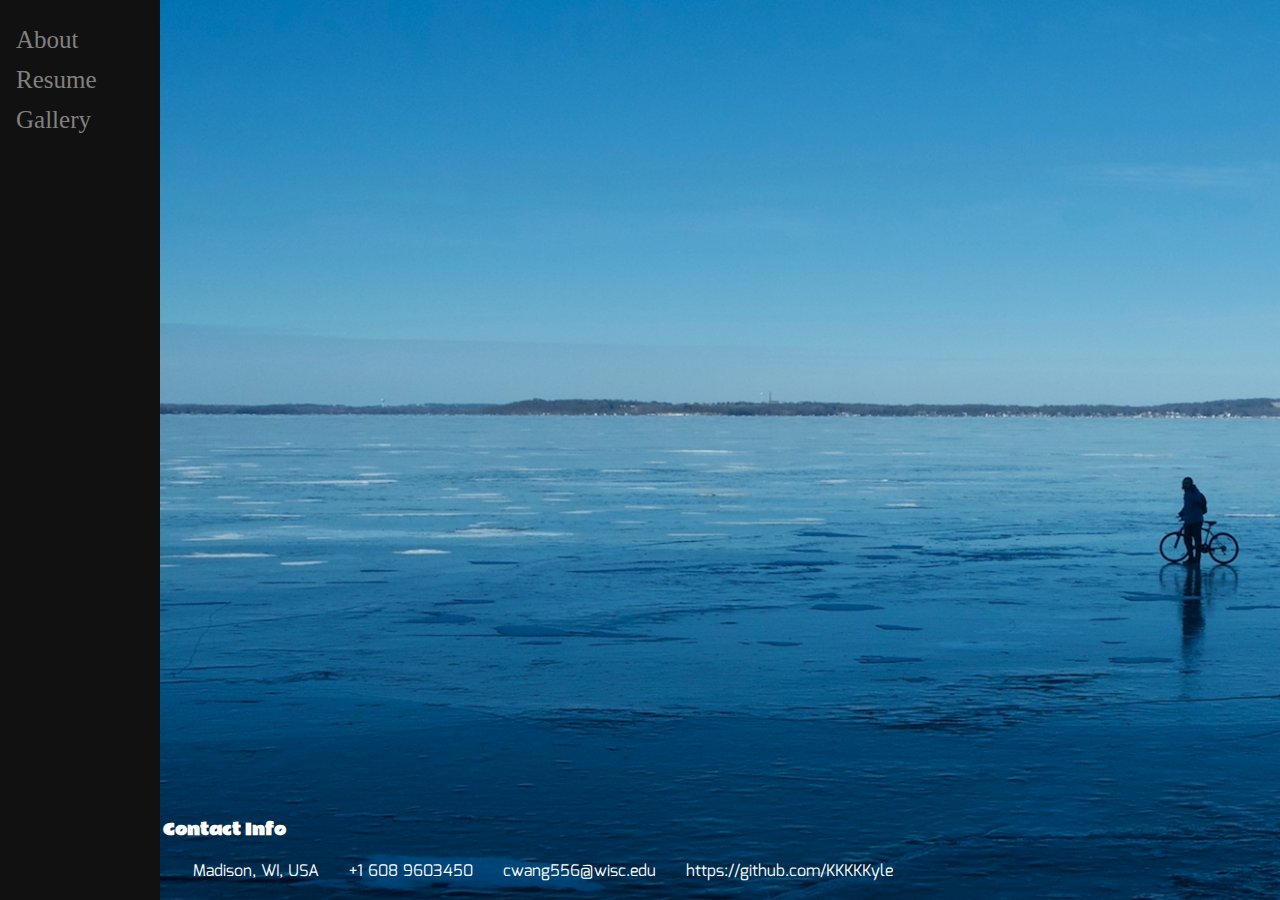
<file: index.html>
<!doctype html>
<html>

<head>
	<link href="https://fonts.googleapis.com/css?family=Indie+Flower|Mina|Rammetto+One" rel="stylesheet">
	<meta charset="UTF-8">
	<link rel="stylesheet" href="css/homepage.css">
	<title>Homepage</title>
</head>

<body>
	<!-- Navigation -->
	<!-- <nav>  
    <a class="active" href="index.html">Home</a>
    <a href="about.html">About Me</a>
    <a href="my_project.html">My Products</a>
  </nav> -->

	<div class="sidenav">
		<a href="about.html">About</a>
		<a href="resume.html">Resume</a>
		<a href="my_project.html">Gallery</a>
	</div>

	<!-- Content -->
	<div class="main">
		<footer>
			<h4>Contact Info</h4>
			<!-- Footer -->
			<div class="contact_info">
				<ul>
					<li>
						<p>Madison, WI, USA</p>
					</li>
					<li>
						<p>+1 608 9603450</p>
					</li>
					<li>
						<p><a target="_blank" href="cwang556@wisc.edu">cwang556@wisc.edu</a></p>
					</li>
					<li>
						<p><a target="_blank" href="https://github.com/KKKKKyle">https://github.com/KKKKKyle</a></p>
					</li>
			</div>
		</footer>
	</div>
</body>

</html>
</file>
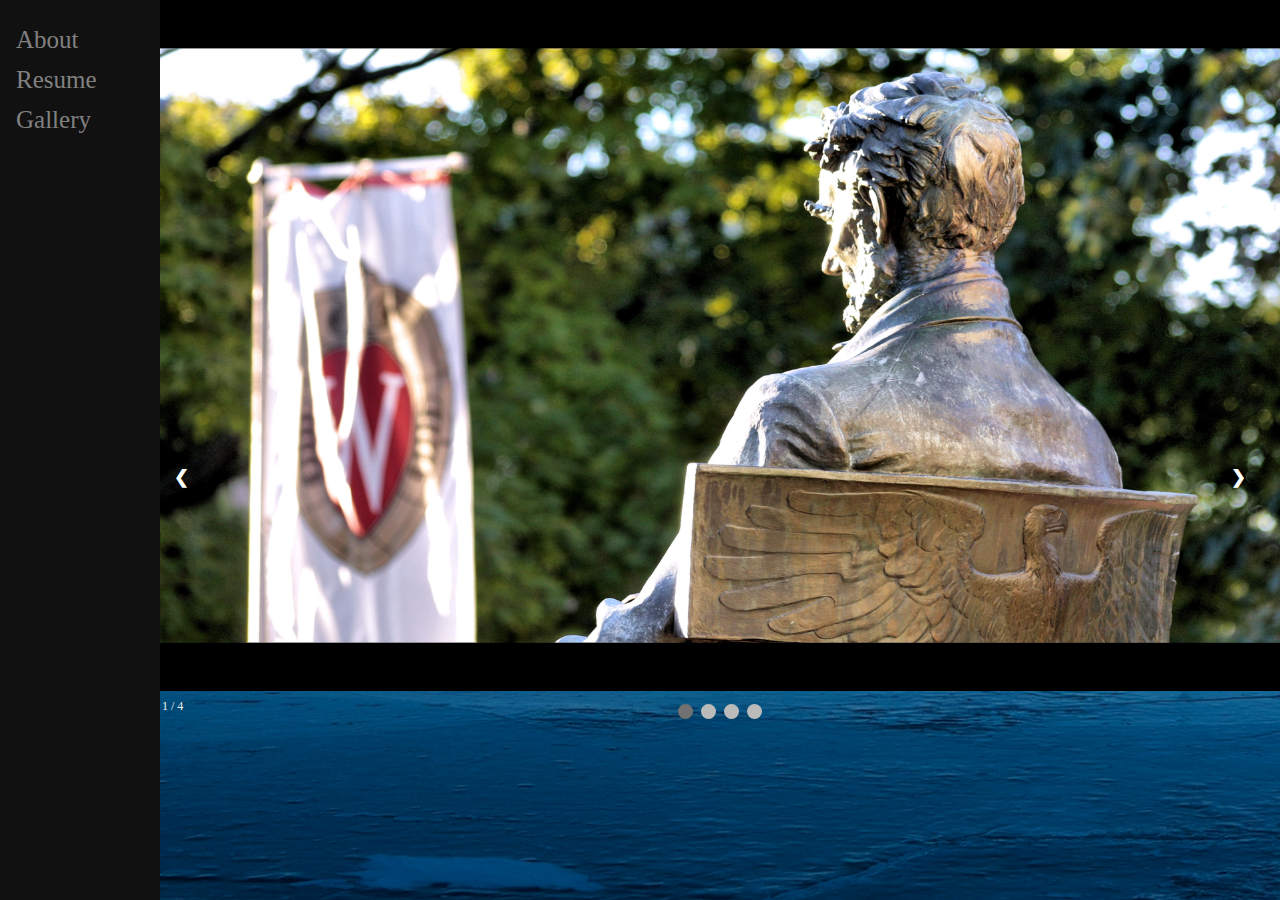
<file: about.html>
<!doctype html>
<html>

<head>
    <meta charset="UTF-8">
    <link rel="stylesheet" href="css/slideshow.css">
    <link rel="stylesheet" href="css/homepage.css">
    <link href="https://fonts.googleapis.com/css?family=Ubuntu" rel="stylesheet">
    <link href="https://fonts.googleapis.com/css?family=Oxygen" rel="stylesheet">
    <title>About</title>
</head>

<body>
    <div class="sidenav">
        <a href="about.html">About</a>
        <a href="resume.html">Resume</a>
        <a href="my_project.html">Gallery</a>
    </div>

    <!-- Content -->
    <div class="main">
        <!-- Slideshow container -->
        <div class="slideshow-container">
            <!-- Full-width images with number and caption text -->
            <div class="mySlides fade">

                <div class="container">
                    <img src="src/uwmadison.png" class="slides">
                    <div class="overlay">
                    </div>
                    <div class="text">A Senior studying in </br><i>University of Wisconsin-Madison</i>.</div>
                    <div class="numbertext">1 / 4</div>
                </div>

            </div>
            <div class="mySlides fade">

                <div class="container">
                    <img src="src/coding.png" class="slides">
                    <div class="overlay">
                    </div>
                    <div class="text">A Programmer with a mixed background of Stat, Math, and Comm Arts</div>
                    <div class="numbertext">2 / 4</div>
                </div>
            </div>

            <div class="mySlides fade">

                <div class="container">
                    <img src="src/research.jpg" class="slides">
                    <div class="overlay">
                    </div>
                    <div class="text">A beginner for research in Human-Computer Interaction </div>
                    <div class="numbertext">3 / 4</div>
                </div>

            </div>
            <div class="mySlides fade">

                <div class="container">
                    <img src="src/vbox.png" class="slides">
                    <div class="overlay">
                    </div>
                    <div class="text">A team member of <strong>VBox</strong>,</br> a game platform.</div>
                    <div class="numbertext">4 / 4</div>
                </div>
            </div>
            <!-- Next and previous buttons -->
            <a class="prev" onclick="plusSlides(-1)">&#10094;</a>
            <a class="next" onclick="plusSlides(1)">&#10095;</a>
        </div>
        <!-- The dots/circles -->
        <div class="dots">
            <span class="dot" onclick="currentSlide(1)"></span>
            <span class="dot" onclick="currentSlide(2)"></span>
            <span class="dot" onclick="currentSlide(3)"></span>
            <span class="dot" onclick="currentSlide(4)"></span>
        </div>
    </div>
    <script src="js/slideshow.js"></script>
</body>

</html>
</file>
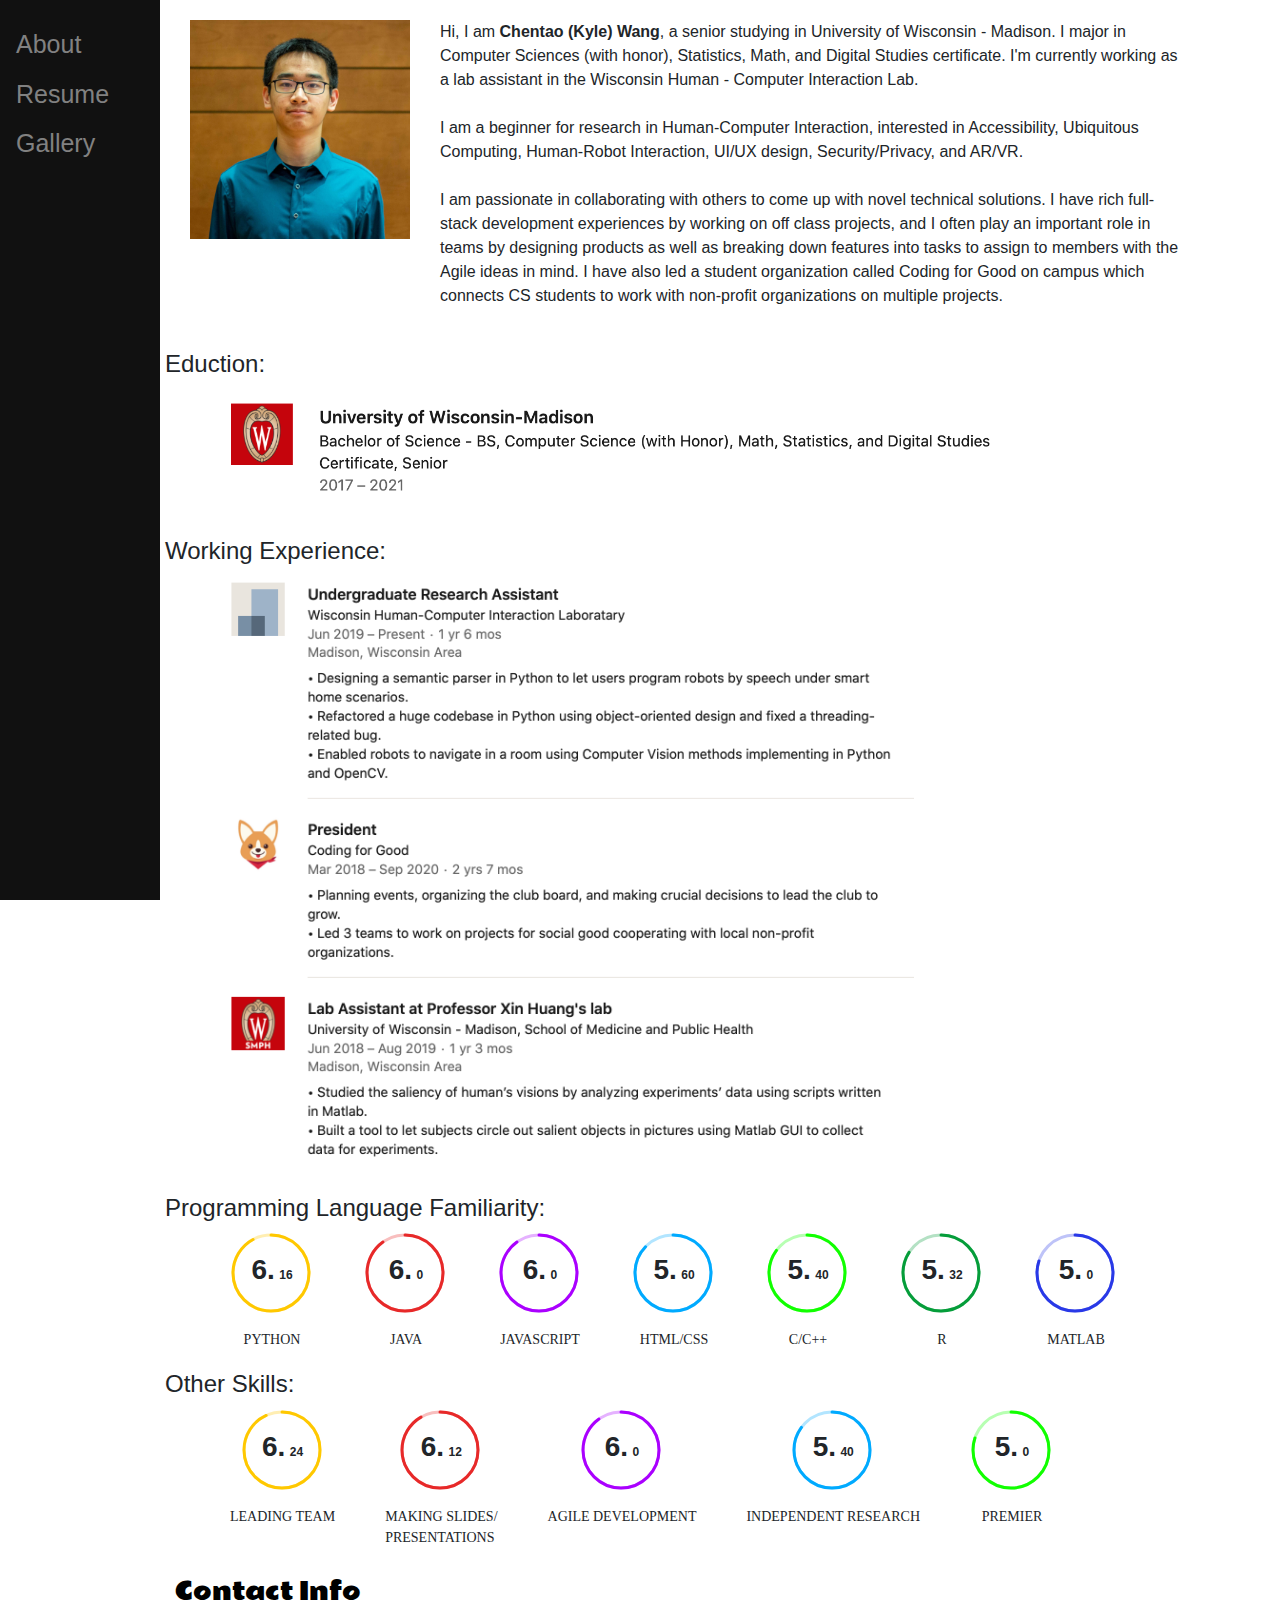
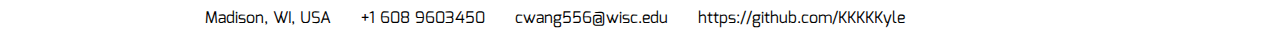
<file: resume.html>
<!doctype html>
<html>

<head>
    <link href="https://fonts.googleapis.com/css?family=Indie+Flower|Mina|Rammetto+One" rel="stylesheet">
    <meta charset="UTF-8">
    <link rel="stylesheet" href="css/resume.css">
    <link rel="stylesheet" href="https://stackpath.bootstrapcdn.com/bootstrap/4.3.1/css/bootstrap.min.css"
        integrity="sha384-ggOyR0iXCbMQv3Xipma34MD+dH/1fQ784/j6cY/iJTQUOhcWr7x9JvoRxT2MZw1T" crossorigin="anonymous">

    <script src="https://code.jquery.com/jquery-3.3.1.slim.min.js"
        integrity="sha384-q8i/X+965DzO0rT7abK41JStQIAqVgRVzpbzo5smXKp4YfRvH+8abtTE1Pi6jizo"
        crossorigin="anonymous"></script>
    <script src="https://cdnjs.cloudflare.com/ajax/libs/popper.js/1.14.7/umd/popper.min.js"
        integrity="sha384-UO2eT0CpHqdSJQ6hJty5KVphtPhzWj9WO1clHTMGa3JDZwrnQq4sF86dIHNDz0W1"
        crossorigin="anonymous"></script>
    <script src="https://stackpath.bootstrapcdn.com/bootstrap/4.3.1/js/bootstrap.min.js"
        integrity="sha384-JjSmVgyd0p3pXB1rRibZUAYoIIy6OrQ6VrjIEaFf/nJGzIxFDsf4x0xIM+B07jRM"
        crossorigin="anonymous"></script>
    <title>Resume</title>
</head>

<body>
    <!-- Navigation -->
    <!-- <nav>  
    <a class="active" href="index.html">Home</a>
    <a href="about.html">About Me</a>
    <a href="my_project.html">My Products</a>
  </nav> -->

    <div class="sidenav">
        <a href="about.html">About</a>
        <a href="resume.html">Resume</a>
        <a href="my_project.html">Gallery</a>
    </div>

    <!-- Content -->
    <div class="main">
            <div class="row">
                <div class="col profile">
                    <img src="src/profile.png" class="img-fluid">
                </div>
                <div class="col-8" style="margin-right: 100px">
                    Hi, I am <b>Chentao (Kyle) Wang</b>, a senior studying in University of Wisconsin - Madison. I major in Computer Sciences (with honor), Statistics, Math, and Digital Studies certificate. I'm currently working as a lab assistant in the Wisconsin Human - Computer Interaction Lab. <br/><br/>
                    I am a beginner for research in Human-Computer Interaction, interested in Accessibility, Ubiquitous Computing, Human-Robot Interaction, UI/UX design, Security/Privacy, and AR/VR. <br/> <br/>
                    I am passionate in collaborating with others to come up with novel technical solutions. I have rich full-stack development experiences by working on off class projects, and I often play an important role in teams by designing products as well as breaking down features into tasks to assign to members with the Agile ideas in mind.  I have also led a student organization called Coding for Good on campus which connects CS students to work with non-profit organizations on multiple projects. 

                </div>
            </div>

            <div class="container" style="margin-top: -70px; margin-bottom:30px;">
                <h4> Eduction: </h4>
                <div class="col edu">
                    <img src="src/edu.png" alt="education" class="img-fluid">
                </div>
            </div>
            <div class="container">
                <h4> Working Experience: </h4>
                <div class="col exp">
                <img src="src/work_exp.png" alt="working experience" class="img-fluid">
            </div>
            </div>
            <div class="container">
                <h4>Programming Language Familiarity:</h4>
                <ul class="display-container">
                    <li class="note-display" data-note="9.20">
                      <div class="circle">
                        <svg width="84" height="84" class="circle__svg">
                          <circle cx="41" cy="41" r="38" class="circle__progress circle__progress--path"></circle>
                          <circle cx="41" cy="41" r="38" class="circle__progress circle__progress--fill"></circle>
                        </svg>
                
                        <div class="percent">
                          <span class="percent__int">0.</span>
                          <span class="percent__dec">00</span>
                        </div>
                      </div>
                
                      <span class="label">Python</span>
                    </li>
                
                    <li class="note-display" data-note="9.00">
                      <div class="circle">
                        <svg width="84" height="84" class="circle__svg">
                          <circle cx="41" cy="41" r="38" class="circle__progress circle__progress--path"></circle>
                          <circle cx="41" cy="41" r="38" class="circle__progress circle__progress--fill"></circle>
                        </svg>
                
                        <div class="percent">
                          <span class="percent__int">0.</span>
                          <span class="percent__dec">00</span>
                        </div>
                      </div>
                
                      <span class="label">Java</span>
                    </li>
                
                    <li class="note-display" data-note="9.00">
                      <div class="circle">
                        <svg width="84" height="84" class="circle__svg">
                          <circle cx="41" cy="41" r="38" class="circle__progress circle__progress--path"></circle>
                          <circle cx="41" cy="41" r="38" class="circle__progress circle__progress--fill"></circle>
                        </svg>
                
                        <div class="percent">
                          <span class="percent__int">0.</span>
                          <span class="percent__dec">00</span>
                        </div>
                      </div>
                
                      <span class="label">JavaScript</span>
                    </li>

                    <li class="note-display" data-note="8.70">
                        <div class="circle">
                          <svg width="84" height="84" class="circle__svg">
                            <circle cx="41" cy="41" r="38" class="circle__progress circle__progress--path"></circle>
                            <circle cx="41" cy="41" r="38" class="circle__progress circle__progress--fill"></circle>
                          </svg>
                  
                          <div class="percent">
                            <span class="percent__int">0.</span>
                            <span class="percent__dec">00</span>
                          </div>
                        </div>
                  
                        <span class="label">HTML/CSS</span>
                      </li>
                
                    <li class="note-display" data-note="8.50">
                      <div class="circle">
                        <svg width="84" height="84" class="circle__svg">
                          <circle cx="41" cy="41" r="38" class="circle__progress circle__progress--path"></circle>
                          <circle cx="41" cy="41" r="38" class="circle__progress circle__progress--fill"></circle>
                        </svg>
                
                        <div class="percent">
                          <span class="percent__int">0.</span>
                          <span class="percent__dec">00</span>
                        </div>
                      </div>
                
                      <span class="label">C/C++</span>
                    </li>

                    <li class="note-display" data-note="8.40">
                        <div class="circle">
                          <svg width="84" height="84" class="circle__svg">
                            <circle cx="41" cy="41" r="38" class="circle__progress circle__progress--path"></circle>
                            <circle cx="41" cy="41" r="38" class="circle__progress circle__progress--fill"></circle>
                          </svg>
                  
                          <div class="percent">
                            <span class="percent__int">0.</span>
                            <span class="percent__dec">00</span>
                          </div>
                        </div>
                  
                        <span class="label">R</span>
                      </li>

                      <li class="note-display" data-note="8.00">
                        <div class="circle">
                          <svg width="84" height="84" class="circle__svg">
                            <circle cx="41" cy="41" r="38" class="circle__progress circle__progress--path"></circle>
                            <circle cx="41" cy="41" r="38" class="circle__progress circle__progress--fill"></circle>
                          </svg>
                  
                          <div class="percent">
                            <span class="percent__int">0.</span>
                            <span class="percent__dec">00</span>
                          </div>
                        </div>
                  
                        <span class="label">Matlab</span>
                      </li>
                  </ul>
            </div>
            

            <div class="container">
                <h4>Other Skills:</h4>
                <ul class="display-container">
                    <li class="note-display" data-note="9.30">
                      <div class="circle">
                        <svg width="84" height="84" class="circle__svg">
                          <circle cx="41" cy="41" r="38" class="circle__progress circle__progress--path"></circle>
                          <circle cx="41" cy="41" r="38" class="circle__progress circle__progress--fill"></circle>
                        </svg>
                
                        <div class="percent">
                          <span class="percent__int">0.</span>
                          <span class="percent__dec">00</span>
                        </div>
                      </div>
                
                      <span class="label">Leading Team</span>
                    </li>

                    <li class="note-display" data-note="9.15">
                        <div class="circle">
                          <svg width="84" height="84" class="circle__svg">
                            <circle cx="41" cy="41" r="38" class="circle__progress circle__progress--path"></circle>
                            <circle cx="41" cy="41" r="38" class="circle__progress circle__progress--fill"></circle>
                          </svg>
                  
                          <div class="percent">
                            <span class="percent__int">0.</span>
                            <span class="percent__dec">00</span>
                          </div>
                        </div>
                  
                        <span class="label">Making Slides/<br/>Presentations</span>
                      </li>

                    <li class="note-display" data-note="9.00">
                        <div class="circle">
                          <svg width="84" height="84" class="circle__svg">
                            <circle cx="41" cy="41" r="38" class="circle__progress circle__progress--path"></circle>
                            <circle cx="41" cy="41" r="38" class="circle__progress circle__progress--fill"></circle>
                          </svg>
                  
                          <div class="percent">
                            <span class="percent__int">0.</span>
                            <span class="percent__dec">00</span>
                          </div>
                        </div>
                  
                        <span class="label">Agile Development</span>
                      </li>
  
                
                    <li class="note-display" data-note="8.50">
                      <div class="circle">
                        <svg width="84" height="84" class="circle__svg">
                          <circle cx="41" cy="41" r="38" class="circle__progress circle__progress--path"></circle>
                          <circle cx="41" cy="41" r="38" class="circle__progress circle__progress--fill"></circle>
                        </svg>
                
                        <div class="percent">
                          <span class="percent__int">0.</span>
                          <span class="percent__dec">00</span>
                        </div>
                      </div>
                
                      <span class="label">Independent Research</span>
                    </li>
                
                   
                    <li class="note-display" data-note="8.00">
                        <div class="circle">
                          <svg width="84" height="84" class="circle__svg">
                            <circle cx="41" cy="41" r="38" class="circle__progress circle__progress--path"></circle>
                            <circle cx="41" cy="41" r="38" class="circle__progress circle__progress--fill"></circle>
                          </svg>
                  
                          <div class="percent">
                            <span class="percent__int">0.</span>
                            <span class="percent__dec">00</span>
                          </div>
                        </div>
                  
                        <span class="label">Premier</span>
                      </li>

                  </ul>
            </div>

        <div class="footer">
            <h4>Contact Info</h4>
            <!-- Footer -->
            <div class="contact_info">
                <ul>
                    <li>
                        <p>Madison, WI, USA</p>
                    </li>
                    <li>
                        <p>+1 608 9603450</p>
                    </li>
                    <li>
                        <p><a target="_blank" href="cwang556@wisc.edu">cwang556@wisc.edu</a></p>
                    </li>
                    <li>
                        <p><a target="_blank" href="https://github.com/KKKKKyle">https://github.com/KKKKKyle</a></p>
                    </li>
            </div>
        </div>
    </div>
    <script src="./js/fullfillscript.js"></script>
</body>

</html>
</file>
<file: css/homepage.css>
body{
    background-image: url("../src/homepage.png");
    background-repeat: no-repeat;
    background-attachment: fixed;
    background-size: cover;
}

nav {

    overflow: hidden;
	
    max-width: 100%;
}

/* Style the links inside the navigation bar */
nav a {
    float: left;
    color: #3e4859;
    text-align: center;
    padding: 14px 16px;
    text-decoration: none;
    font-size: 17px;
    font-family: Sans-serif;
}

/* Change the color of links on hover */
nav a:hover {
    color: #5077af;
    font-weight: bold;
    background-color: #afceff;
}

/* Add a color to the active/current link */
nav a.active {
    font-weight: bold;
    background-color: #7dacf2;
}

.contact_info{
	font-family: 'Mina', sans-serif;
	color: white;
}

/* .contact-info div{
	display: inline-block;
} */

.contact_info ul {
	padding: 0 0 0 0;
	margin: 0 0 0 15px;
}
.contact_info li {
	display: inline;
    float: left;
    list-style-type: none;
    margin: 0 10px 0 10px;
}
.contact_info ul li p {
    padding: 0 5px;
}

.contact_info a{
	text-decoration: none;
	color: #ffffff;
}

.contact_info a:hover{
	text-decoration: none;
	color: #b3d9ff;
}

footer{
	position: absolute;
  bottom: 0;
  margin-left:5px;
}
footer>h4{
	font-family: 'Rammetto One', cursive;
	color: white;
	padding: 0 0 0 0;
	margin: 0 0 0 0;
}
h1{
	font-family: 'Rammetto One', cursive;
	color: white;
	padding: 0;
	margin: 0;
	font-size: 115px;
}
.title{
  position: absolute;
  z-index: 15;
  top: 20%;
  left: 5%;
}
.im{
	text-decoration: underline;
	font-size: 250px;
/* 	background-image: -webkit-linear-gradient(#FFF700, #FF9999);
	background-image: linear-gradient(#FFF700, #FF9999); */

	background-image: -webkit-linear-gradient(left,#D81159, #E53A40 10%, #FFBC42 20%, #75D701 30%, #30A9DE 40%,#D81159 50%, #E53A40 60%, #FFBC42 70%, #75D701 80%, #30A9DE 90%,#D81159);
	background-image: linear-gradient(left,#D81159, #E53A40 10%, #FFBC42 20%, #75D701 30%, #30A9DE 40%,#D81159 50%, #E53A40 60%, #FFBC42 70%, #75D701 80%, #30A9DE 90%,#D81159);
	color: transparent;
	-webkit-background-clip: text;
  	background-clip: text;
  	background-size: 200% 100%;
  	animation: flowlight 5s linear infinite;
}

@keyframes flowlight {
  0% {
    background-position: 0 0;
  }
  100% {
    background-position: -100% 0;
  }
}

/* The sidebar menu */
.sidenav {
  height: 100%; /* Full-height: remove this if you want "auto" height */
  width: 160px; /* Set the width of the sidebar */
  position: fixed; /* Fixed Sidebar (stay in place on scroll) */
  z-index: 1; /* Stay on top */
  top: 0; /* Stay at the top */
  left: 0;
  background-color: #111; /* Black */
  overflow-x: hidden; /* Disable horizontal scroll */
  padding-top: 20px;
}

/* The navigation menu links */
.sidenav a {
  padding: 6px 8px 6px 16px;
  text-decoration: none;
  font-size: 25px;
  color: #818181;
  display: block;
}

/* When you mouse over the navigation links, change their color */
.sidenav a:hover {
  color: #f1f1f1;
}

/* Style page content */
.main {
  margin-left: 150px; /* Same as the width of the sidebar */
  margin-right:-10px;
  padding: 0px;
  width:100% - 150px;
}

/* On smaller screens, where height is less than 450px, change the style of the sidebar (less padding and a smaller font size) */
@media screen and (max-height: 450px) {
  .sidenav {padding-top: 15px;}
  .sidenav a {font-size: 18px;}
}
</file>
<file: css/slideshow.css>
* {box-sizing:border-box}

/* Add a black background color to the top navigation */
nav {
    overflow: hidden;
    height: 7%;
    max-width: 100%;
}

/* Style the links inside the navigation bar */

/* style of each slide */
.slides{
  display: block;
  width: 100%;
  height: 100%;
}


/* Slideshow container */
.slideshow-container {
  width: 100%;
  height: 100%;
  left: 0;
  /*display: inline-block;*/
}

/* Hide the images by default */
.mySlides {
    display: none;
}

/* Next & previous buttons */
.prev, .next {
  cursor: pointer;
  position: absolute;
  top: 50%;
  width: auto;
  padding: 16px;
  color: white;
  font-weight: bold;
  font-size: 18px;
  transition: 0.6s ease;
  border-radius: 0 0 0 0;
}

/* Position the "next button" to the right */
.next {
  right: 18px;
  border-radius: 3px 0 0 3px;
}

/* On hover, add a black background color with a little bit see-through */
.prev:hover, .next:hover {
  background-color: rgba(0,0,0,0.8);
}

/* Number text (1/3 etc) */
.numbertext {
  color: #f2f2f2;
  font-size: 12px;
  padding: 8px 4px;
  top: 0;
}

/* The dots/bullets/indicators */
.dot {
  cursor: pointer;
  height: 15px;
  width: 15px;
  margin: 0 2px;
  background-color: #bbb;
  border-radius: 50%;
  display: inline-block;
  transition: background-color 0.6s ease;
}

.dots{
  text-align:center;
  margin-top:-18px;
  width: 100%;
}

.active, .dot:hover {
  background-color: #717171;
}

/* Fading animation */
.fade {
  -webkit-animation-name: fade;
  -webkit-animation-duration: 1.0s;
  animation-name: fade;
  animation-duration: 1.0s;
}

@-webkit-keyframes fade {
  from {opacity: .4} 
  to {opacity: 1}
}

@keyframes fade {
  from {opacity: .4} 
  to {opacity: 1}
}

.container {
  width: 100%;
  height: 100%;
  margin-top:-10px;
}

.overlay {
  top: 0;
  bottom: 0;
  left: 0;
  right: 0;
  position: absolute;
  height: 100%;
  width: 100%;
  opacity: 0;
  transition: .5s ease;
  background-color: #008CBA;
}

.container:hover .overlay {
  opacity: 0.4;
}

.container:hover .text {
  opacity: 1;
}
.text {
  color: white;
  font-size: 50px;
  position: absolute;
  top: 47%;
  left: 55%;
  transform: translate(-50%, -50%);
  -ms-transform: translate(-50%, -50%);
  text-align: center;
  opacity: 0;
  transition: .5s ease;
  font-family: 'Ubuntu', sans-serif;
  max-width: 80%;
}
</file>
<file: css/resume.css>
/* The sidebar menu */
.sidenav {
    height: 100%; /* Full-height: remove this if you want "auto" height */
    width: 160px; /* Set the width of the sidebar */
    position: fixed; /* Fixed Sidebar (stay in place on scroll) */
    z-index: 1; /* Stay on top */
    top: 0; /* Stay at the top */
    left: 0;
    background-color: #111; /* Black */
    overflow-x: hidden; /* Disable horizontal scroll */
    padding-top: 20px;
  }
  
  /* The navigation menu links */
  .sidenav a {
    padding: 6px 8px 6px 16px;
    text-decoration: none;
    font-size: 25px;
    color: #818181;
    display: block;
  }
  
  /* When you mouse over the navigation links, change their color */
  .sidenav a:hover {
    color: #f1f1f1;
  }
  
  /* Style page content */
  .main {
    margin-left: 150px; /* Same as the width of the sidebar */
    margin-right:-10px;
    margin-top: 20px;
    padding: 0px;
    width:100% - 150px;
  }
  
  /* On smaller screens, where height is less than 450px, change the style of the sidebar (less padding and a smaller font size) */
  @media screen and (max-height: 450px) {
    .sidenav {padding-top: 15px;}
    .sidenav a {font-size: 18px;}
  }


.footer{
  margin-left:25px;
  margin-top:30px;
}

.footer>h4{
	font-family: 'Rammetto One', cursive;
	color: black;
	padding: 0 0 0 0;
	margin: 0 0 0 0;
}


.contact_info{
	font-family: 'Mina', sans-serif;
	color: black;
}

/* .contact-info div{
	display: inline-block;
} */

.contact_info ul {
	padding: 0 0 0 0;
	margin: 0 0 0 15px;
}
.contact_info li {
	display: inline;
    float: left;
    list-style-type: none;
    margin: 0 10px 0 10px;
}
.contact_info ul li p {
    padding: 0 5px;
}

.contact_info a{
	text-decoration: none;
	color: black;
}

.contact_info a:hover{
	text-decoration: none;
	color:black;
}

.profile {
    height: 400px;
    margin-left:40px;
}
    

.profile  .img-fluid {
    display: block;
    width: auto;
    max-height: 100%;
}

.exp {
    height: 600px;
    margin-left:40px;
}
    

.exp  .img-fluid {
    display: block;
    width: auto;
    max-height: 100%;
}

.edu {
    height: 120px;
    margin-left:40px;
}
    

.edu  .img-fluid {
    display: block;
    width: auto;
    max-height: 100%;
}

.container {
    margin-bottom: 20px;
}

.display-container {
    margin: auto;
    display: flex;
  }
  
  .note-display {
    display: flex;
    flex-direction: column;
    align-items: center;
    margin: 0 25px;
  }
  
  .circle {
    position: relative;
  }
  
  .circle__svg {
    transform: rotate(-90deg);
  }
  
  .circle__progress {
    fill: none;
    stroke-width: 3;
    stroke-opacity: 0.3;
    stroke-linecap: round;
  }
  
  .circle__progress--fill {
    --initialStroke: 0;
    --transitionDuration: 0;
    stroke-opacity: 1;
    stroke-dasharray: var(--initialStroke);
    stroke-dashoffset: var(--initialStroke);
    transition: stroke-dashoffset var(--transitionDuration) ease;
  }
  
  .note-display:nth-child(1) .circle__progress { stroke: #ffc800; }
  .note-display:nth-child(2) .circle__progress { stroke: #e72929; }
  .note-display:nth-child(3) .circle__progress { stroke: #AA00FF; }
  .note-display:nth-child(4) .circle__progress { stroke: #00AAFF; }
  .note-display:nth-child(5) .circle__progress { stroke: #11ff00; }
  .note-display:nth-child(6) .circle__progress { stroke: #059d3a; }
  .note-display:nth-child(7) .circle__progress { stroke: #2939e7; }
  
  .percent {
    width: 100%;
    top: 50%;
    left: 50%;
    position: absolute;
    font-weight: bold;
    text-align: center;
    line-height: 28px;
    transform: translate(-50%, -50%);
  }
  
  .percent__int { font-size: 28px; }
  .percent__dec { font-size: 12px; }
  
  .label {
    font-family: 'Raleway', serif;
    font-size: 14px;
    text-transform: uppercase;
    margin-top: 15px;
  }
</file>
